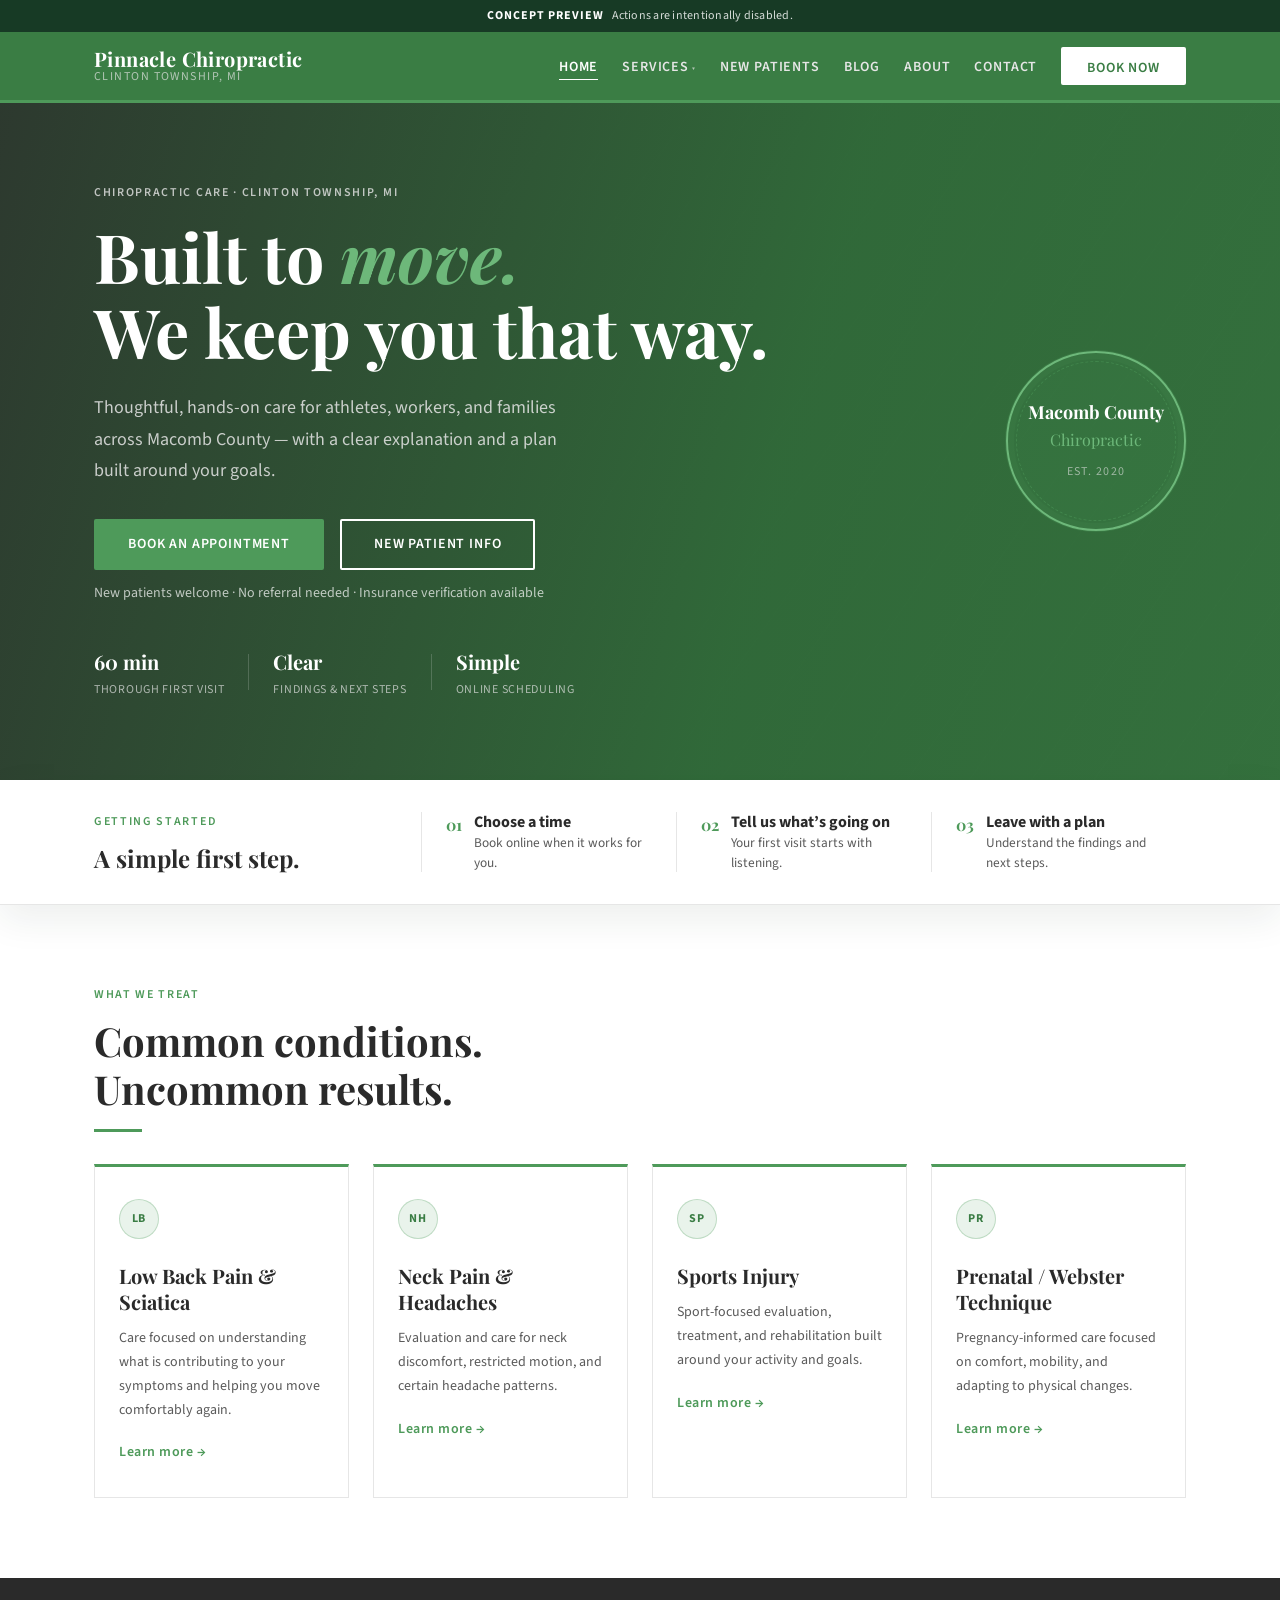
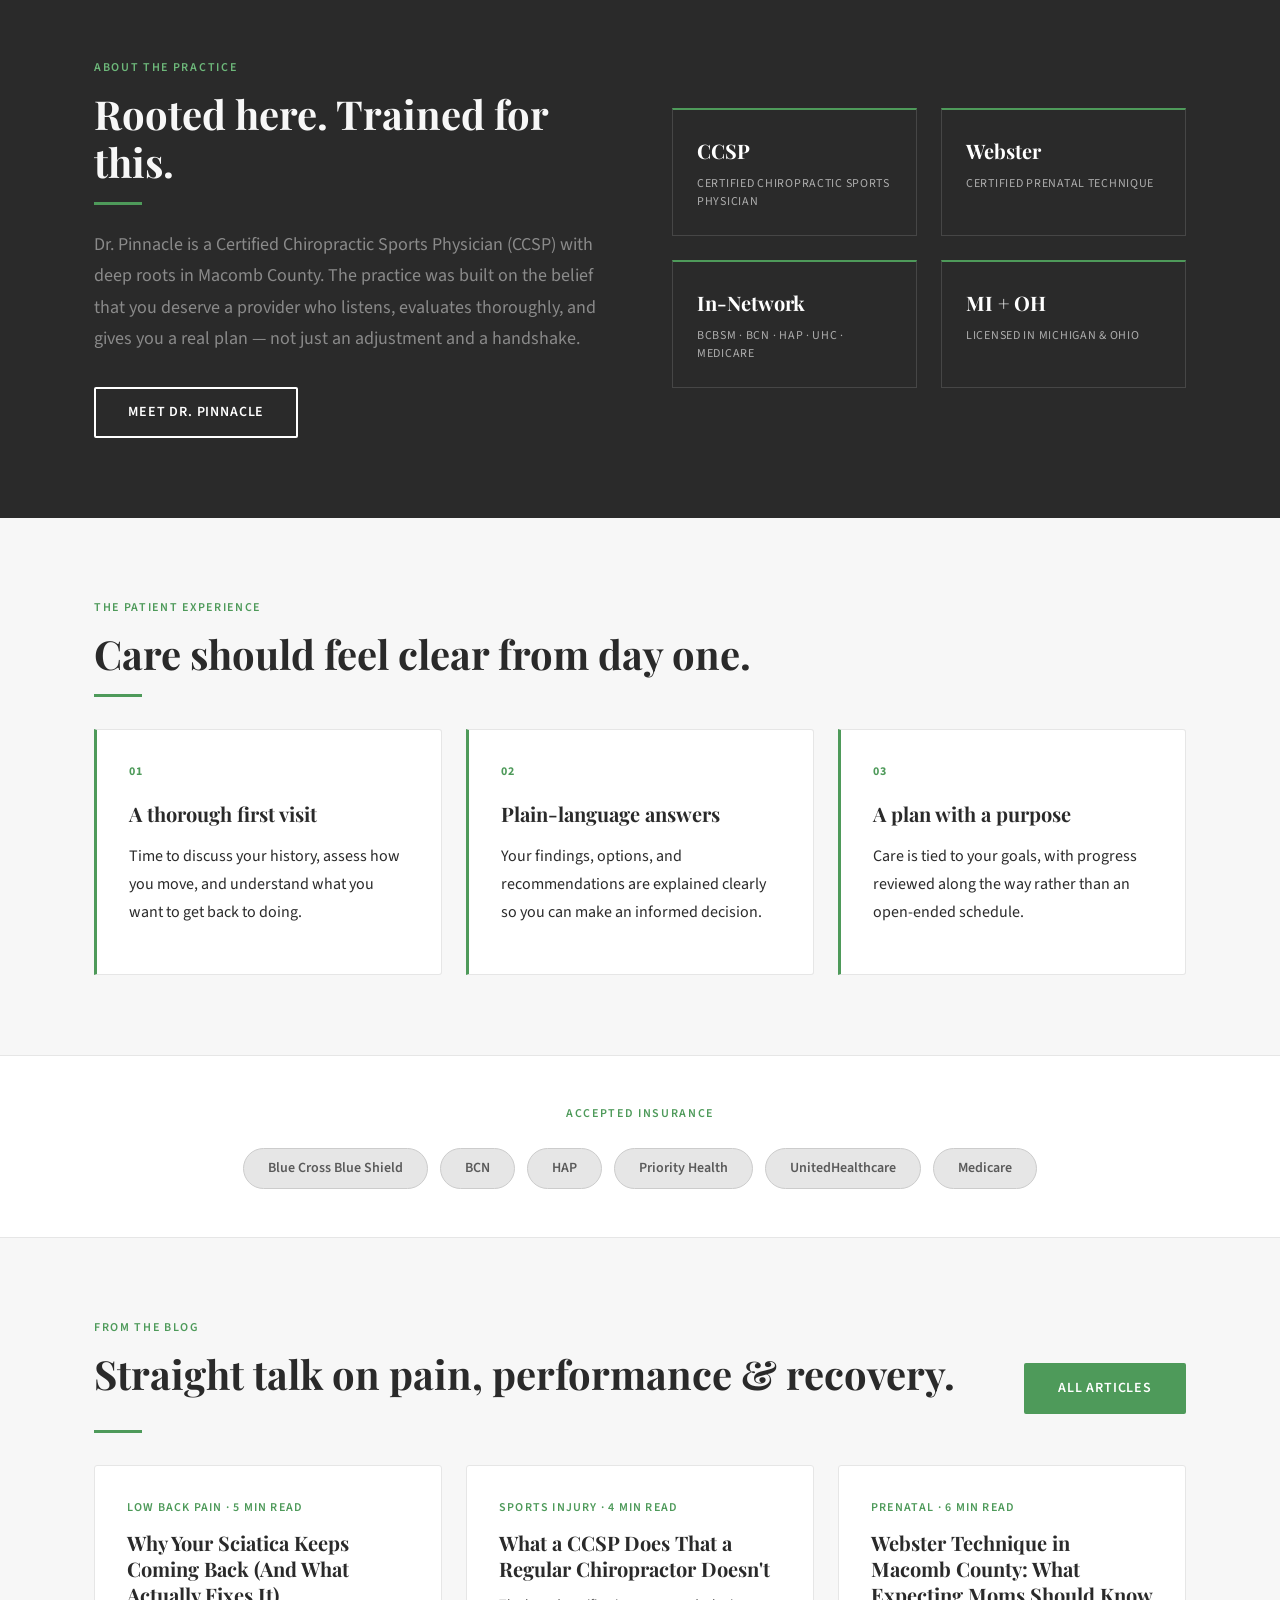
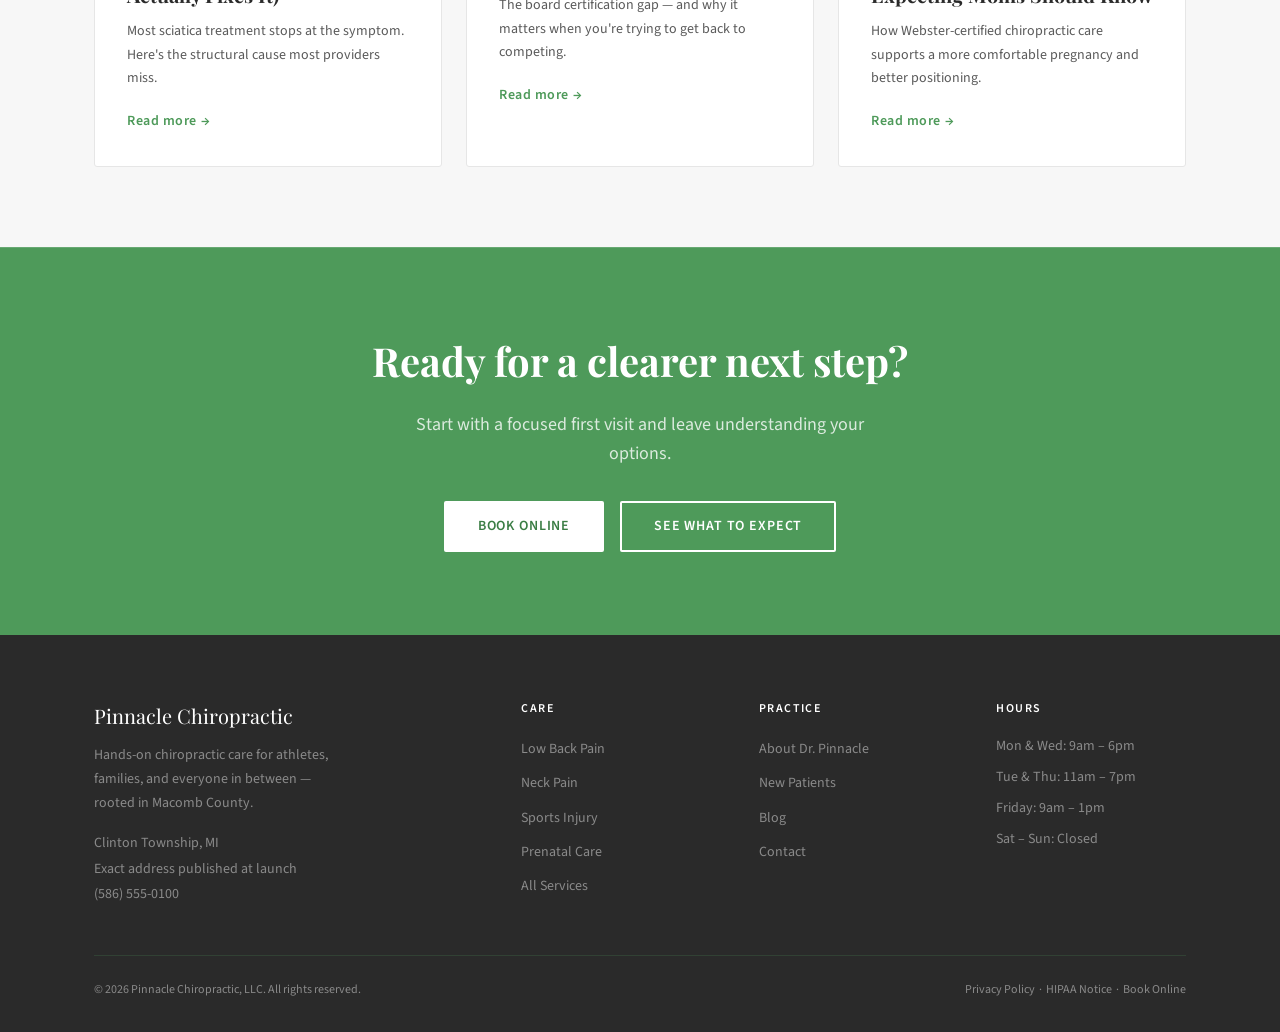
<file: index.html>
<!DOCTYPE html>
<html lang="en">
<head>
  <meta charset="UTF-8">
  <meta name="viewport" content="width=device-width, initial-scale=1.0">
  <meta name="robots" content="noindex, nofollow, noarchive">
  <meta name="description" content="Pinnacle Chiropractic in Clinton Township, MI — hands-on chiropractic care for low back pain, neck pain, sports injuries, and prenatal care. Book today.">
  <title>Pinnacle Chiropractic | Clinton Township, MI</title>
  <link rel="stylesheet" href="/css/style.css">
  <link rel="stylesheet" href="/css/home.css">

  <!-- Local business schema is intentionally omitted until launch. -->
</head>
<body>

  <!-- NAV injected by layout.js -->

  <!-- ============================================================
       HERO
       To add your photo: replace the bg-placeholder div with:
       <img src="/images/hero-bg.jpg" alt="" class="hero-bg-img" aria-hidden="true">
       Recommended: wide landscape photo, at least 1600x900px
  ============================================================ -->
  <section class="home-hero">
    <!-- PHOTO SLOT: swap this div for an <img> tag when ready -->
    <div class="hero-bg-placeholder"></div>
    <div class="hero-overlay"></div>
    <div class="container hero-inner">
      <div class="hero-content">
        <p class="hero-eyebrow">Chiropractic Care · Clinton Township, MI</p>
        <h1>Built to <em>move.</em><br>We keep you that way.</h1>
        <p class="hero-sub">Thoughtful, hands-on care for athletes, workers, and families across Macomb County — with a clear explanation and a plan built around your goals.</p>
        <div class="hero-actions">
          <a href="https://pinnaclechiro.janeapp.com" class="btn btn-primary" target="_blank" rel="noopener">Book an Appointment</a>
          <a href="/pages/new-patient.html" class="btn btn-outline">New Patient Info</a>
        </div>
        <p class="hero-action-note">New patients welcome · No referral needed · Insurance verification available</p>
        <div class="hero-trust">
          <div class="trust-item">
            <span class="trust-num">60 min</span>
            <span class="trust-label">Thorough first visit</span>
          </div>
          <div class="trust-divider"></div>
          <div class="trust-item">
            <span class="trust-num">Clear</span>
            <span class="trust-label">Findings &amp; next steps</span>
          </div>
          <div class="trust-divider"></div>
          <div class="trust-item">
            <span class="trust-num">Simple</span>
            <span class="trust-label">Online scheduling</span>
          </div>
        </div>
      </div>
      <div class="hero-badge">
        <div class="badge-ring">
          <span class="badge-primary">Macomb County</span>
          <span class="badge-secondary">Chiropractic</span>
          <span class="badge-est">Est. 2020</span>
        </div>
      </div>
    </div>
  </section>

  <section class="next-step-strip" aria-labelledby="next-step-title">
    <div class="container next-step-inner">
      <div class="next-step-heading">
        <p class="section-label">Getting Started</p>
        <h2 id="next-step-title">A simple first step.</h2>
      </div>
      <ol class="next-step-list">
        <li><span>01</span><strong>Choose a time</strong><small>Book online when it works for you.</small></li>
        <li><span>02</span><strong>Tell us what’s going on</strong><small>Your first visit starts with listening.</small></li>
        <li><span>03</span><strong>Leave with a plan</strong><small>Understand the findings and next steps.</small></li>
      </ol>
    </div>
  </section>

  <!-- ============================================================
       CONDITIONS GRID
  ============================================================ -->
  <section class="section bg-white" id="conditions">
    <div class="container">
      <p class="section-label">What We Treat</p>
      <h2 class="section-title">Common conditions.<br>Uncommon results.</h2>
      <div class="rule-divider"></div>

      <div class="conditions-grid">

        <a href="/pages/condition-low-back.html" class="condition-card">
          <div class="condition-icon" aria-hidden="true">LB</div>
          <h3>Low Back Pain &amp; Sciatica</h3>
          <p>Care focused on understanding what is contributing to your symptoms and helping you move comfortably again.</p>
          <span class="card-arrow">Learn more →</span>
        </a>

        <a href="/pages/condition-neck.html" class="condition-card">
          <div class="condition-icon" aria-hidden="true">NH</div>
          <h3>Neck Pain &amp; Headaches</h3>
          <p>Evaluation and care for neck discomfort, restricted motion, and certain headache patterns.</p>
          <span class="card-arrow">Learn more →</span>
        </a>

        <a href="/pages/condition-sports.html" class="condition-card">
          <div class="condition-icon" aria-hidden="true">SP</div>
          <h3>Sports Injury</h3>
          <p>Sport-focused evaluation, treatment, and rehabilitation built around your activity and goals.</p>
          <span class="card-arrow">Learn more →</span>
        </a>

        <a href="/pages/condition-prenatal.html" class="condition-card">
          <div class="condition-icon" aria-hidden="true">PR</div>
          <h3>Prenatal / Webster Technique</h3>
          <p>Pregnancy-informed care focused on comfort, mobility, and adapting to physical changes.</p>
          <span class="card-arrow">Learn more →</span>
        </a>

      </div>
    </div>
  </section>

  <!-- ============================================================
       ABOUT STRIP
  ============================================================ -->
  <section class="section bg-dark about-strip">
    <div class="container about-strip-inner">
      <div class="about-text">
        <p class="section-label" style="color:var(--primary-light)">About the Practice</p>
        <h2 class="section-title" style="color:var(--cream)">Rooted here. Trained for this.</h2>
        <div class="rule-divider"></div>
        <p style="color:var(--slate-light);font-size:var(--text-lg);line-height:1.75;margin-bottom:var(--space-8)">
          Dr. Pinnacle is a Certified Chiropractic Sports Physician (CCSP) with deep roots in Macomb County. 
          The practice was built on the belief that you deserve a provider who listens, evaluates thoroughly, 
          and gives you a real plan — not just an adjustment and a handshake.
        </p>
        <a href="/pages/about.html" class="btn btn-outline">Meet Dr. Pinnacle</a>
      </div>
      <div class="about-credentials">
        <div class="cred-item">
          <span class="cred-title">CCSP</span>
          <span class="cred-desc">Certified Chiropractic Sports Physician</span>
        </div>
        <div class="cred-item">
          <span class="cred-title">Webster</span>
          <span class="cred-desc">Certified Prenatal Technique</span>
        </div>
        <div class="cred-item">
          <span class="cred-title">In-Network</span>
          <span class="cred-desc">BCBSM · BCN · HAP · UHC · Medicare</span>
        </div>
        <div class="cred-item">
          <span class="cred-title">MI + OH</span>
          <span class="cred-desc">Licensed in Michigan &amp; Ohio</span>
        </div>
      </div>
    </div>
  </section>

  <!-- ============================================================
       PATIENT EXPERIENCE
  ============================================================ -->
  <section class="section bg-cream" id="patient-experience">
    <div class="container">
      <p class="section-label">The Patient Experience</p>
      <h2 class="section-title">Care should feel clear from day one.</h2>
      <div class="rule-divider"></div>

      <div class="testimonials-grid">
        <div class="testimonial">
          <span class="experience-num">01</span>
          <h3>A thorough first visit</h3>
          <p>Time to discuss your history, assess how you move, and understand what you want to get back to doing.</p>
        </div>
        <div class="testimonial">
          <span class="experience-num">02</span>
          <h3>Plain-language answers</h3>
          <p>Your findings, options, and recommendations are explained clearly so you can make an informed decision.</p>
        </div>
        <div class="testimonial">
          <span class="experience-num">03</span>
          <h3>A plan with a purpose</h3>
          <p>Care is tied to your goals, with progress reviewed along the way rather than an open-ended schedule.</p>
        </div>
      </div>
    </div>
  </section>

  <!-- ============================================================
       INSURANCE STRIP
  ============================================================ -->
  <section class="section-sm bg-white insurance-strip">
    <div class="container">
      <p class="section-label" style="text-align:center;margin-bottom:var(--space-6)">Accepted Insurance</p>
      <div class="insurance-logos">
        <span class="ins-badge">Blue Cross Blue Shield</span>
        <span class="ins-badge">BCN</span>
        <span class="ins-badge">HAP</span>
        <span class="ins-badge">Priority Health</span>
        <span class="ins-badge">UnitedHealthcare</span>
        <span class="ins-badge">Medicare</span>
      </div>
    </div>
  </section>

  <!-- ============================================================
       BLOG PREVIEW
  ============================================================ -->
  <section class="section bg-cream" id="blog-preview">
    <div class="container">
      <div class="blog-preview-header">
        <div>
          <p class="section-label">From the Blog</p>
          <h2 class="section-title">Straight talk on pain, performance &amp; recovery.</h2>
        </div>
        <a href="/pages/blog.html" class="btn btn-primary">All Articles</a>
      </div>
      <div class="rule-divider"></div>

      <div class="blog-grid">
        <a href="/pages/blog.html" class="blog-card">
          <div class="blog-card-meta">Low Back Pain · 5 min read</div>
          <h3>Why Your Sciatica Keeps Coming Back (And What Actually Fixes It)</h3>
          <p>Most sciatica treatment stops at the symptom. Here's the structural cause most providers miss.</p>
          <span class="card-arrow">Read more →</span>
        </a>
        <a href="/pages/blog.html" class="blog-card">
          <div class="blog-card-meta">Sports Injury · 4 min read</div>
          <h3>What a CCSP Does That a Regular Chiropractor Doesn't</h3>
          <p>The board certification gap — and why it matters when you're trying to get back to competing.</p>
          <span class="card-arrow">Read more →</span>
        </a>
        <a href="/pages/blog.html" class="blog-card">
          <div class="blog-card-meta">Prenatal · 6 min read</div>
          <h3>Webster Technique in Macomb County: What Expecting Moms Should Know</h3>
          <p>How Webster-certified chiropractic care supports a more comfortable pregnancy and better positioning.</p>
          <span class="card-arrow">Read more →</span>
        </a>
      </div>
    </div>
  </section>

  <!-- ============================================================
       FINAL CTA
  ============================================================ -->
  <section class="section bg-primary final-cta">
    <div class="container" style="text-align:center">
      <h2 style="font-family:var(--font-display);font-size:clamp(var(--text-2xl),4vw,var(--text-4xl));color:var(--white);margin-bottom:var(--space-4)">
        Ready for a clearer next step?
      </h2>
      <p style="color:rgba(255,255,255,0.8);font-size:var(--text-lg);margin-bottom:var(--space-8);max-width:500px;margin-inline:auto">
        Start with a focused first visit and leave understanding your options.
      </p>
      <div style="display:flex;gap:var(--space-4);justify-content:center;flex-wrap:wrap">
        <a href="https://pinnaclechiro.janeapp.com" class="btn" style="background:var(--white);color:var(--primary-dark);border-color:var(--white)">Book Online</a>
        <a href="/pages/new-patient.html" class="btn btn-outline">See What to Expect</a>
      </div>
    </div>
  </section>

  <!-- FOOTER injected by layout.js -->

  <script src="/js/layout.js"></script>
</body>
</html>
</file>
<file: css/style.css>
/* ============================================================
   PINNACLE CHIROPRACTIC — Design System
   Primary: #4E9A5A (green)
   Secondary: #E6E6E6 (light gray)
   ============================================================ */

@import url('https://fonts.googleapis.com/css2?family=Playfair+Display:wght@400;600;700&family=Source+Sans+3:wght@300;400;600&family=Source+Serif+4:ital,wght@0,400;1,400&display=swap');

/* --- Tokens --- */
:root {
  /* Brand Colors */
  --primary:       #4E9A5A;
  --primary-dark:  #3A7D44;
  --primary-light: #6DB87A;
  --secondary:     #E6E6E6;
  --secondary-dark:#CCCCCC;

  /* Neutrals */
  --dark:          #2A2A2A;
  --dark-mid:      #3D3D3D;
  --slate:         #5A5A5A;
  --slate-light:   #8A8A8A;
  --cream:         #F7F7F7;
  --cream-dark:    #EBEBEB;
  --white:         #FFFFFF;
  --rule:          rgba(78,154,90,0.15);

  /* Type */
  --font-display: 'Playfair Display', Georgia, serif;
  --font-body:    'Source Sans 3', system-ui, sans-serif;
  --font-serif:   'Source Serif 4', Georgia, serif;

  /* Scale */
  --text-xs:   0.75rem;
  --text-sm:   0.875rem;
  --text-base: 1rem;
  --text-lg:   1.125rem;
  --text-xl:   1.25rem;
  --text-2xl:  1.5rem;
  --text-3xl:  1.875rem;
  --text-4xl:  2.5rem;
  --text-5xl:  3.25rem;
  --text-6xl:  4.25rem;

  /* Spacing */
  --space-1:  0.25rem;
  --space-2:  0.5rem;
  --space-3:  0.75rem;
  --space-4:  1rem;
  --space-6:  1.5rem;
  --space-8:  2rem;
  --space-10: 2.5rem;
  --space-12: 3rem;
  --space-16: 4rem;
  --space-20: 5rem;
  --space-24: 6rem;

  /* Layout */
  --max-w:       1140px;
  --max-w-prose: 680px;
  --radius:      3px;
  --radius-sm:   2px;
}

/* --- Reset --- */
*, *::before, *::after { box-sizing: border-box; margin: 0; padding: 0; }
html { scroll-behavior: smooth; }
body {
  font-family: var(--font-body);
  font-size: var(--text-base);
  color: var(--dark);
  background: var(--white);
  line-height: 1.65;
  -webkit-font-smoothing: antialiased;
}
img { display: block; max-width: 100%; }
a { color: inherit; text-decoration: none; }
button, input, select, textarea { font: inherit; }

:focus-visible {
  outline: 3px solid #F3C969;
  outline-offset: 3px;
}

.demo-banner {
  min-height: 32px;
  display: flex;
  align-items: center;
  justify-content: center;
  gap: var(--space-2);
  padding: 6px var(--space-4);
  background: #173A25;
  color: rgba(255,255,255,0.82);
  font-size: var(--text-xs);
  letter-spacing: 0.02em;
  text-align: center;
}
.demo-banner span {
  color: var(--white);
  font-weight: 700;
  letter-spacing: 0.08em;
  text-transform: uppercase;
}

/* --- Utility --- */
.container {
  width: 100%;
  max-width: var(--max-w);
  margin-inline: auto;
  padding-inline: var(--space-6);
}
.sr-only {
  position: absolute; width:1px; height:1px;
  padding:0; margin:-1px; overflow:hidden;
  clip:rect(0,0,0,0); white-space:nowrap; border:0;
}

/* ============================================================
   HEADER / NAV
   ============================================================ */

.site-header {
  position: sticky;
  top: 0;
  z-index: 100;
  background: var(--primary-dark);
  border-bottom: 3px solid var(--primary);
}

.header-inner {
  display: flex;
  align-items: center;
  justify-content: space-between;
  height: 68px;
}

.site-logo {
  display: flex;
  flex-direction: column;
  line-height: 1;
}
.site-logo .wordmark {
  font-family: var(--font-display);
  font-size: var(--text-xl);
  font-weight: 700;
  color: var(--white);
  letter-spacing: 0.02em;
}
.site-logo .tagline {
  font-size: var(--text-xs);
  color: var(--secondary);
  letter-spacing: 0.12em;
  text-transform: uppercase;
  margin-top: 2px;
  opacity: 0.7;
}

.site-nav {
  display: flex;
  align-items: center;
  gap: var(--space-8);
}

.nav-links {
  display: flex;
  list-style: none;
  gap: var(--space-6);
  align-items: center;
}

.nav-links a {
  font-size: var(--text-sm);
  font-weight: 600;
  color: var(--secondary);
  letter-spacing: 0.06em;
  text-transform: uppercase;
  padding-bottom: 2px;
  border-bottom: 1px solid transparent;
  transition: color 0.2s, border-color 0.2s;
}
.nav-links a:hover,
.nav-links a[aria-current="page"] {
  color: var(--white);
  border-bottom-color: var(--white);
}

/* Dropdown */
.nav-dropdown { position: relative; }
.nav-dropdown > a::after { content: ' ▾'; font-size: 0.65em; opacity: 0.7; }
.dropdown-menu {
  display: none;
  position: absolute;
  top: calc(100% + 0px);
  left: 50%;
  transform: translateX(-50%);
  background: var(--primary-dark);
  border: 1px solid var(--primary);
  border-top: 2px solid var(--primary-light);
  min-width: 220px;
  padding: var(--space-2) 0;
  border-radius: 0 0 var(--radius) var(--radius);
}
.nav-dropdown:hover .dropdown-menu,
.nav-dropdown:focus-within .dropdown-menu { display: block; }
.dropdown-menu li { list-style: none; }
.dropdown-menu a {
  display: block;
  padding: var(--space-3) var(--space-6);
  font-size: var(--text-sm);
  color: var(--secondary);
  letter-spacing: 0.04em;
  text-transform: none;
  border-bottom: none;
  transition: background 0.15s, color 0.15s;
}
.dropdown-menu a:hover {
  background: rgba(78,154,90,0.2);
  color: var(--white);
}

.nav-cta {
  display: inline-flex;
  align-items: center;
  padding: var(--space-2) var(--space-6);
  background: var(--white);
  color: var(--primary-dark) !important;
  font-size: var(--text-sm);
  font-weight: 700;
  letter-spacing: 0.06em;
  text-transform: uppercase;
  border: 2px solid var(--white);
  border-radius: var(--radius-sm);
  transition: background 0.2s, color 0.2s;
  border-bottom: 2px solid var(--white) !important;
}
.nav-cta:hover {
  background: var(--secondary) !important;
  color: var(--primary-dark) !important;
  border-color: var(--secondary) !important;
}

/* Mobile hamburger */
.nav-toggle {
  display: none;
  flex-direction: column;
  gap: 5px;
  background: none;
  border: none;
  cursor: pointer;
  padding: var(--space-2);
}
.nav-toggle span {
  display: block;
  width: 24px;
  height: 2px;
  background: var(--white);
  transition: all 0.25s;
}
.nav-toggle.open span:nth-child(1) { transform: translateY(7px) rotate(45deg); }
.nav-toggle.open span:nth-child(2) { opacity: 0; }
.nav-toggle.open span:nth-child(3) { transform: translateY(-7px) rotate(-45deg); }

/* ============================================================
   FOOTER
   ============================================================ */

.site-footer {
  background: var(--dark);
  color: var(--secondary);
  border-top: 3px solid var(--primary);
  padding: var(--space-16) 0 var(--space-8);
}

.footer-grid {
  display: grid;
  grid-template-columns: 2fr 1fr 1fr 1fr;
  gap: var(--space-12);
  padding-bottom: var(--space-12);
  border-bottom: 1px solid rgba(78,154,90,0.2);
}

.footer-brand .wordmark {
  font-family: var(--font-display);
  font-size: var(--text-xl);
  color: var(--white);
  margin-bottom: var(--space-3);
}
.footer-brand p {
  font-size: var(--text-sm);
  color: var(--slate-light);
  line-height: 1.7;
  max-width: 260px;
}
.footer-brand .footer-address {
  margin-top: var(--space-4);
  font-size: var(--text-sm);
  color: var(--slate-light);
  font-style: normal;
  line-height: 1.8;
}

.footer-col h4 {
  font-size: var(--text-xs);
  font-weight: 600;
  letter-spacing: 0.12em;
  text-transform: uppercase;
  color: var(--white);
  margin-bottom: var(--space-4);
}
.footer-col ul { list-style: none; }
.footer-col ul li { margin-bottom: var(--space-2); }
.footer-col ul a {
  font-size: var(--text-sm);
  color: var(--slate-light);
  transition: color 0.2s;
}
.footer-col ul a:hover { color: var(--primary-light); }

.footer-bottom {
  display: flex;
  align-items: center;
  justify-content: space-between;
  padding-top: var(--space-6);
  font-size: var(--text-xs);
  color: var(--slate-light);
}
.footer-bottom a { color: var(--slate-light); transition: color 0.2s; }
.footer-bottom a:hover { color: var(--primary-light); }

/* ============================================================
   PAGE HERO — shared
   To add a background image to any inner page hero:
   Add class "has-bg-img" to the section and place an
   <img src="/images/your-photo.jpg" alt="" class="page-hero-bg-img" aria-hidden="true">
   as the FIRST child inside the section.
   ============================================================ */

.page-hero {
  background: var(--primary-dark);
  padding: var(--space-20) 0 var(--space-16);
  position: relative;
  overflow: hidden;
}

/* Diagonal texture — shows when no photo is set */
.page-hero::before {
  content: '';
  position: absolute;
  inset: 0;
  background: repeating-linear-gradient(
    -45deg,
    transparent,
    transparent 40px,
    rgba(78,154,90,0.06) 40px,
    rgba(78,154,90,0.06) 41px
  );
  z-index: 0;
}

/* Full-width background photo */
.page-hero-bg-img {
  position: absolute;
  inset: 0;
  width: 100%;
  height: 100%;
  object-fit: cover;
  object-position: center;
  z-index: 0;
}

/* Overlay shown when has-bg-img class is present */
.page-hero.has-bg-img::after {
  content: '';
  position: absolute;
  inset: 0;
  background: linear-gradient(
    105deg,
    rgba(42,42,42,0.80) 0%,
    rgba(44,96,52,0.65) 100%
  );
  z-index: 1;
}

/* Text and content sits above everything */
.page-hero .container {
  position: relative;
  z-index: 2;
}

.page-hero .eyebrow {
  font-size: var(--text-xs);
  font-weight: 600;
  letter-spacing: 0.14em;
  text-transform: uppercase;
  color: var(--primary-light);
  margin-bottom: var(--space-3);
}
.page-hero h1 {
  font-family: var(--font-display);
  font-size: clamp(var(--text-3xl), 5vw, var(--text-5xl));
  font-weight: 700;
  color: var(--white);
  line-height: 1.15;
  max-width: 680px;
  margin-bottom: var(--space-4);
}
.page-hero p {
  font-size: var(--text-lg);
  color: var(--secondary);
  max-width: 560px;
  line-height: 1.7;
  opacity: 0.85;
}

/* ============================================================
   BUTTONS
   ============================================================ */

.btn {
  display: inline-flex;
  align-items: center;
  gap: var(--space-2);
  padding: var(--space-3) var(--space-8);
  font-family: var(--font-body);
  font-size: var(--text-sm);
  font-weight: 600;
  letter-spacing: 0.06em;
  text-transform: uppercase;
  border-radius: var(--radius-sm);
  cursor: pointer;
  transition: all 0.2s;
  border: 2px solid transparent;
  min-height: 48px;
  justify-content: center;
}
.btn-primary {
  background: var(--primary);
  color: var(--white);
  border-color: var(--primary);
}
.btn-primary:hover {
  background: var(--primary-dark);
  border-color: var(--primary-dark);
}
.btn-outline {
  background: transparent;
  color: var(--white);
  border-color: var(--white);
}
.btn-outline:hover {
  background: var(--white);
  color: var(--primary-dark);
}
.btn-secondary {
  background: var(--secondary);
  color: var(--dark);
  border-color: var(--secondary);
}
.btn-secondary:hover {
  background: var(--secondary-dark);
  border-color: var(--secondary-dark);
}

/* ============================================================
   SECTION UTILITIES
   ============================================================ */

.section     { padding: var(--space-20) 0; }
.section-sm  { padding: var(--space-12) 0; }
.section-lg  { padding: var(--space-24) 0; }

.section-label {
  font-size: var(--text-xs);
  font-weight: 600;
  letter-spacing: 0.14em;
  text-transform: uppercase;
  color: var(--primary);
  margin-bottom: var(--space-3);
}
.section-title {
  font-family: var(--font-display);
  font-size: clamp(var(--text-2xl), 3.5vw, var(--text-4xl));
  font-weight: 700;
  color: var(--dark);
  line-height: 1.2;
  margin-bottom: var(--space-4);
}
.section-intro {
  font-size: var(--text-lg);
  color: var(--slate);
  max-width: var(--max-w-prose);
  line-height: 1.75;
}

.bg-dark    { background: var(--dark);      color: var(--white); }
.bg-cream   { background: var(--cream); }
.bg-white   { background: var(--white); }
.bg-primary { background: var(--primary);   color: var(--white); }
.bg-secondary { background: var(--secondary); }

.rule-divider {
  width: 48px;
  height: 3px;
  background: var(--primary);
  margin: var(--space-4) 0 var(--space-6);
}

/* ============================================================
   CARDS
   ============================================================ */

.card {
  background: var(--white);
  border: 1px solid var(--secondary);
  border-radius: var(--radius);
  overflow: hidden;
  transition: transform 0.2s, box-shadow 0.2s;
}
.card:hover {
  transform: translateY(-3px);
  box-shadow: 0 8px 24px rgba(0,0,0,0.08);
}

/* ============================================================
   PREVIEW INTERACTIONS
   ============================================================ */

.preview-dialog {
  width: min(92vw, 480px);
  padding: var(--space-10) var(--space-8) var(--space-8);
  border: 0;
  border-top: 4px solid var(--primary);
  border-radius: 8px;
  color: var(--dark);
  box-shadow: 0 24px 70px rgba(0,0,0,0.3);
}
.preview-dialog::backdrop { background: rgba(20,30,23,0.72); }
.preview-dialog-kicker {
  display: block;
  color: var(--primary-dark);
  font-size: var(--text-xs);
  font-weight: 700;
  letter-spacing: 0.12em;
  text-transform: uppercase;
  margin-bottom: var(--space-3);
}
.preview-dialog h2 {
  font-family: var(--font-display);
  font-size: var(--text-2xl);
  line-height: 1.25;
  margin-bottom: var(--space-3);
}
.preview-dialog p { color: var(--slate); margin-bottom: var(--space-6); }
.preview-dialog-close {
  position: absolute;
  top: var(--space-3);
  right: var(--space-4);
  border: 0;
  background: transparent;
  color: var(--slate);
  font-size: 1.75rem;
  line-height: 1;
  cursor: pointer;
}

.form-status {
  min-height: 1.5em;
  margin: 0;
  font-size: var(--text-sm);
  font-weight: 600;
}
.form-status.is-preview { color: var(--primary-dark); }
.form-status.is-success { color: #256D3B; }
.form-status.is-error { color: #A12C2C; }

.mobile-action-bar { display: none; }
.card-body { padding: var(--space-6); }
.card-label {
  font-size: var(--text-xs);
  font-weight: 600;
  letter-spacing: 0.12em;
  text-transform: uppercase;
  color: var(--primary);
  margin-bottom: var(--space-2);
}
.card-title {
  font-family: var(--font-display);
  font-size: var(--text-xl);
  color: var(--dark);
  margin-bottom: var(--space-3);
  line-height: 1.3;
}
.card-text {
  font-size: var(--text-sm);
  color: var(--slate);
  line-height: 1.7;
}

/* ============================================================
   RESPONSIVE
   ============================================================ */

@media (max-width: 900px) {
  .footer-grid { grid-template-columns: 1fr 1fr; gap: var(--space-8); }
}

@media (max-width: 640px) {
  body { padding-bottom: 70px; }
  body.nav-open { overflow: hidden; }
  .demo-banner { align-items: flex-start; flex-direction: column; gap: 0; }
  .nav-links, .nav-cta { display: none; }
  .nav-toggle { display: flex; }
  .site-nav.open .nav-links {
    display: flex;
    flex-direction: column;
    position: fixed;
    top: 100px; left: 0; right: 0; bottom: 70px;
    background: var(--primary-dark);
    padding: var(--space-8) var(--space-6);
    gap: var(--space-6);
    overflow-y: auto;
    z-index: 99;
  }
  .site-nav.open .nav-links > li,
  .site-nav.open .nav-links > li > a { width: 100%; }
  .site-nav.open .nav-links > li > a {
    display: flex;
    align-items: center;
    min-height: 44px;
  }
  .site-nav.open .dropdown-menu {
    display: block;
    position: static;
    transform: none;
    border: 0;
    background: rgba(0,0,0,0.12);
    padding-left: var(--space-3);
  }
  .site-nav.open .nav-cta { display: inline-flex; }
  .footer-grid { grid-template-columns: 1fr; }
  .footer-bottom { flex-direction: column; gap: var(--space-3); text-align: center; }
  .mobile-action-bar {
    position: fixed;
    display: grid;
    grid-template-columns: 1fr 1.15fr;
    left: 0;
    right: 0;
    bottom: 0;
    z-index: 120;
    min-height: 70px;
    padding: 10px var(--space-4);
    gap: var(--space-2);
    background: var(--white);
    border-top: 1px solid var(--secondary-dark);
    box-shadow: 0 -8px 28px rgba(0,0,0,0.12);
  }
  .mobile-action-bar a {
    display: flex;
    align-items: center;
    justify-content: center;
    padding: var(--space-2);
    border: 2px solid var(--primary);
    border-radius: var(--radius-sm);
    color: var(--primary-dark);
    font-size: var(--text-sm);
    font-weight: 700;
    text-align: center;
  }
  .mobile-action-bar .mobile-action-primary {
    background: var(--primary);
    color: var(--white);
  }
}
</file>
<file: css/home.css>
/* ============================================================
   HOME PAGE STYLES
   Primary: #4E9A5A  Secondary: #E6E6E6
   ============================================================ */

/* --- Hero --- */
.home-hero {
  background: var(--primary-dark);
  padding: var(--space-20) 0 var(--space-20);
  position: relative;
  overflow: hidden;
  min-height: 70vh;
  display: flex;
  align-items: center;
}

/* Full-width background image — swap placeholder for <img> when ready */
.hero-bg-placeholder {
  position: absolute;
  inset: 0;
  background: var(--primary-dark);
  background-image: repeating-linear-gradient(
    -55deg,
    transparent,
    transparent 50px,
    rgba(78,154,90,0.06) 50px,
    rgba(78,154,90,0.06) 51px
  );
}

/* When you add a real photo, it becomes this */
.hero-bg-img {
  position: absolute;
  inset: 0;
  width: 100%;
  height: 100%;
  object-fit: cover;
  object-position: center top;
}

/* Dark overlay on top of the photo so text stays readable */
.hero-overlay {
  position: absolute;
  inset: 0;
  background: linear-gradient(
    105deg,
    rgba(42,42,42,0.82) 0%,
    rgba(44,96,52,0.70) 60%,
    rgba(44,96,52,0.45) 100%
  );
  z-index: 1;
}

.hero-inner {
  display: grid;
  grid-template-columns: 1fr auto;
  gap: var(--space-16);
  align-items: center;
  position: relative;
  z-index: 2;
}

.hero-eyebrow {
  font-size: var(--text-xs);
  font-weight: 600;
  letter-spacing: 0.14em;
  text-transform: uppercase;
  color: var(--secondary);
  opacity: 0.8;
  margin-bottom: var(--space-4);
}

.hero-content h1 {
  font-family: var(--font-display);
  font-size: clamp(var(--text-4xl), 6vw, var(--text-6xl));
  font-weight: 700;
  color: var(--white);
  line-height: 1.1;
  margin-bottom: var(--space-6);
}
.hero-content h1 em {
  font-style: italic;
  color: var(--primary-light);
}

.hero-sub {
  font-size: var(--text-lg);
  color: var(--secondary);
  opacity: 0.85;
  max-width: 500px;
  line-height: 1.75;
  margin-bottom: var(--space-8);
}

.hero-actions {
  display: flex;
  gap: var(--space-4);
  flex-wrap: wrap;
  margin-bottom: var(--space-3);
}
.hero-action-note {
  color: rgba(255,255,255,0.7);
  font-size: var(--text-sm);
  margin-bottom: var(--space-10);
}

.hero-trust {
  display: flex;
  align-items: center;
  gap: var(--space-6);
  flex-wrap: wrap;
}
.trust-item {
  display: flex;
  flex-direction: column;
  gap: 2px;
}
.trust-num {
  font-family: var(--font-display);
  font-size: var(--text-xl);
  font-weight: 700;
  color: var(--white);
}
.trust-label {
  font-size: var(--text-xs);
  color: var(--secondary);
  opacity: 0.7;
  letter-spacing: 0.06em;
  text-transform: uppercase;
}
.trust-divider {
  width: 1px;
  height: 36px;
  background: rgba(230,230,230,0.2);
  flex-shrink: 0;
}

/* --- Three-step conversion path --- */
.next-step-strip {
  position: relative;
  z-index: 3;
  background: var(--white);
  border-bottom: 1px solid var(--secondary);
  box-shadow: 0 14px 35px rgba(30,55,36,0.08);
}
.next-step-inner {
  display: grid;
  grid-template-columns: 0.75fr 2fr;
  gap: var(--space-10);
  align-items: center;
  padding-block: var(--space-8);
}
.next-step-heading h2 {
  font-family: var(--font-display);
  font-size: var(--text-2xl);
  line-height: 1.2;
}
.next-step-list {
  display: grid;
  grid-template-columns: repeat(3, 1fr);
  list-style: none;
}
.next-step-list li {
  display: grid;
  grid-template-columns: auto 1fr;
  column-gap: var(--space-3);
  padding-inline: var(--space-6);
  border-left: 1px solid var(--secondary);
}
.next-step-list span {
  grid-row: 1 / 3;
  color: var(--primary);
  font-family: var(--font-display);
  font-weight: 700;
}
.next-step-list strong { line-height: 1.3; }
.next-step-list small { color: var(--slate); line-height: 1.45; }

/* Badge / stamp */
.hero-badge { flex-shrink: 0; }
.badge-ring {
  width: 180px;
  height: 180px;
  border-radius: 50%;
  border: 2px solid var(--primary-light);
  display: flex;
  flex-direction: column;
  align-items: center;
  justify-content: center;
  gap: var(--space-1);
  position: relative;
  background: rgba(78,154,90,0.12);
  box-shadow: inset 0 0 0 6px rgba(78,154,90,0.1), 0 0 0 1px rgba(78,154,90,0.3);
}
.badge-ring::before {
  content: '';
  position: absolute;
  inset: 8px;
  border-radius: 50%;
  border: 1px dashed rgba(78,154,90,0.5);
}
.badge-primary {
  font-family: var(--font-display);
  font-size: var(--text-lg);
  font-weight: 700;
  color: var(--white);
  text-align: center;
  line-height: 1.2;
}
.badge-secondary {
  font-family: var(--font-display);
  font-size: var(--text-base);
  color: var(--primary-light);
  text-align: center;
}
.badge-est {
  font-size: var(--text-xs);
  letter-spacing: 0.12em;
  text-transform: uppercase;
  color: var(--secondary);
  opacity: 0.6;
  margin-top: var(--space-1);
}

/* --- Conditions Grid --- */
.conditions-grid {
  display: grid;
  grid-template-columns: repeat(4, 1fr);
  gap: var(--space-6);
  margin-top: var(--space-8);
}
.condition-card {
  display: block;
  padding: var(--space-8) var(--space-6);
  border: 1px solid var(--secondary);
  border-top: 3px solid var(--primary);
  background: var(--white);
  transition: transform 0.2s, box-shadow 0.2s, border-top-color 0.2s;
  text-decoration: none;
}
.condition-card:hover {
  transform: translateY(-4px);
  box-shadow: 0 12px 32px rgba(0,0,0,0.08);
  border-top-color: var(--primary-dark);
}
.condition-card h3 {
  font-family: var(--font-display);
  font-size: var(--text-xl);
  color: var(--dark);
  margin-bottom: var(--space-3);
  line-height: 1.3;
}
.condition-card p {
  font-size: var(--text-sm);
  color: var(--slate);
  line-height: 1.7;
  margin-bottom: var(--space-4);
}
.condition-icon {
  width: 40px;
  height: 40px;
  display: grid;
  place-items: center;
  margin-bottom: var(--space-6);
  background: rgba(78,154,90,0.12);
  border: 1px solid rgba(78,154,90,0.28);
  border-radius: 50%;
  color: var(--primary-dark);
  font-size: var(--text-xs);
  font-weight: 700;
  letter-spacing: 0.08em;
}
.card-arrow {
  font-size: var(--text-sm);
  font-weight: 600;
  color: var(--primary);
  letter-spacing: 0.04em;
}

/* --- About Strip --- */
.about-strip-inner {
  display: grid;
  grid-template-columns: 1fr 1fr;
  gap: var(--space-16);
  align-items: center;
}
.about-credentials {
  display: grid;
  grid-template-columns: 1fr 1fr;
  gap: var(--space-6);
}
.cred-item {
  padding: var(--space-6);
  border: 1px solid rgba(230,230,230,0.15);
  border-top: 2px solid var(--primary);
}
.cred-title {
  display: block;
  font-family: var(--font-display);
  font-size: var(--text-xl);
  font-weight: 700;
  color: var(--white);
  margin-bottom: var(--space-2);
}
.cred-desc {
  display: block;
  font-size: var(--text-xs);
  color: var(--secondary);
  opacity: 0.7;
  letter-spacing: 0.06em;
  text-transform: uppercase;
  line-height: 1.5;
}

/* --- Testimonials --- */
.testimonials-grid {
  display: grid;
  grid-template-columns: repeat(3, 1fr);
  gap: var(--space-6);
  margin-top: var(--space-8);
}
.testimonial {
  background: var(--white);
  padding: var(--space-8);
  border-left: 3px solid var(--primary);
  border-radius: 0 var(--radius) var(--radius) 0;
  border: 1px solid var(--secondary);
  border-left: 3px solid var(--primary);
}
.stars {
  color: #E8A020;
  font-size: var(--text-base);
  margin-bottom: var(--space-4);
  letter-spacing: 2px;
}
.testimonial p {
  font-family: var(--font-body);
  font-style: normal;
  font-size: var(--text-base);
  color: var(--dark);
  line-height: 1.75;
  margin-bottom: var(--space-4);
}
.testimonial h3 {
  font-family: var(--font-display);
  font-size: var(--text-xl);
  margin-bottom: var(--space-3);
}
.experience-num {
  display: block;
  color: var(--primary);
  font-size: var(--text-xs);
  font-weight: 700;
  letter-spacing: 0.12em;
  margin-bottom: var(--space-4);
}
.testimonial-author {
  font-size: var(--text-sm);
  font-weight: 600;
  color: var(--slate);
}

/* --- Insurance Strip --- */
.insurance-strip {
  border-top: 1px solid var(--secondary);
  border-bottom: 1px solid var(--secondary);
}
.insurance-logos {
  display: flex;
  flex-wrap: wrap;
  gap: var(--space-3);
  justify-content: center;
}
.ins-badge {
  padding: var(--space-2) var(--space-6);
  border: 1px solid var(--secondary-dark);
  border-radius: 100px;
  font-size: var(--text-sm);
  font-weight: 600;
  color: var(--slate);
  background: var(--secondary);
}

/* --- Blog Preview --- */
.blog-preview-header {
  display: flex;
  align-items: flex-end;
  justify-content: space-between;
  gap: var(--space-6);
  margin-bottom: var(--space-2);
}
.blog-grid {
  display: grid;
  grid-template-columns: repeat(3, 1fr);
  gap: var(--space-6);
  margin-top: var(--space-8);
}
.blog-card {
  display: block;
  padding: var(--space-8);
  background: var(--white);
  border: 1px solid var(--secondary);
  border-radius: var(--radius);
  transition: transform 0.2s, box-shadow 0.2s;
  text-decoration: none;
}
.blog-card:hover {
  transform: translateY(-3px);
  box-shadow: 0 8px 24px rgba(0,0,0,0.07);
}
.blog-card-meta {
  font-size: var(--text-xs);
  font-weight: 600;
  letter-spacing: 0.1em;
  text-transform: uppercase;
  color: var(--primary);
  margin-bottom: var(--space-3);
}
.blog-card h3 {
  font-family: var(--font-display);
  font-size: var(--text-xl);
  color: var(--dark);
  line-height: 1.3;
  margin-bottom: var(--space-3);
}
.blog-card p {
  font-size: var(--text-sm);
  color: var(--slate);
  line-height: 1.7;
  margin-bottom: var(--space-4);
}

/* --- Final CTA --- */
.final-cta { border-top: 1px solid rgba(255,255,255,0.15); }

/* ============================================================
   RESPONSIVE
   ============================================================ */
@media (max-width: 1024px) {
  .conditions-grid    { grid-template-columns: repeat(2, 1fr); }
  .testimonials-grid  { grid-template-columns: repeat(2, 1fr); }
  .blog-grid          { grid-template-columns: repeat(2, 1fr); }
}
@media (max-width: 768px) {
  .hero-inner         { grid-template-columns: 1fr; }
  .hero-badge         { display: none; }
  .about-strip-inner  { grid-template-columns: 1fr; }
  .blog-preview-header { flex-direction: column; align-items: flex-start; }
  .next-step-inner { grid-template-columns: 1fr; gap: var(--space-4); }
  .next-step-list { grid-template-columns: 1fr; }
  .next-step-list li { padding: var(--space-4) 0; border-left: 0; border-top: 1px solid var(--secondary); }
}
@media (max-width: 640px) {
  .conditions-grid    { grid-template-columns: 1fr; }
  .testimonials-grid  { grid-template-columns: 1fr; }
  .blog-grid          { grid-template-columns: 1fr; }
  .about-credentials  { grid-template-columns: 1fr; }
  .hero-trust         { gap: var(--space-4); }
}
</file>
